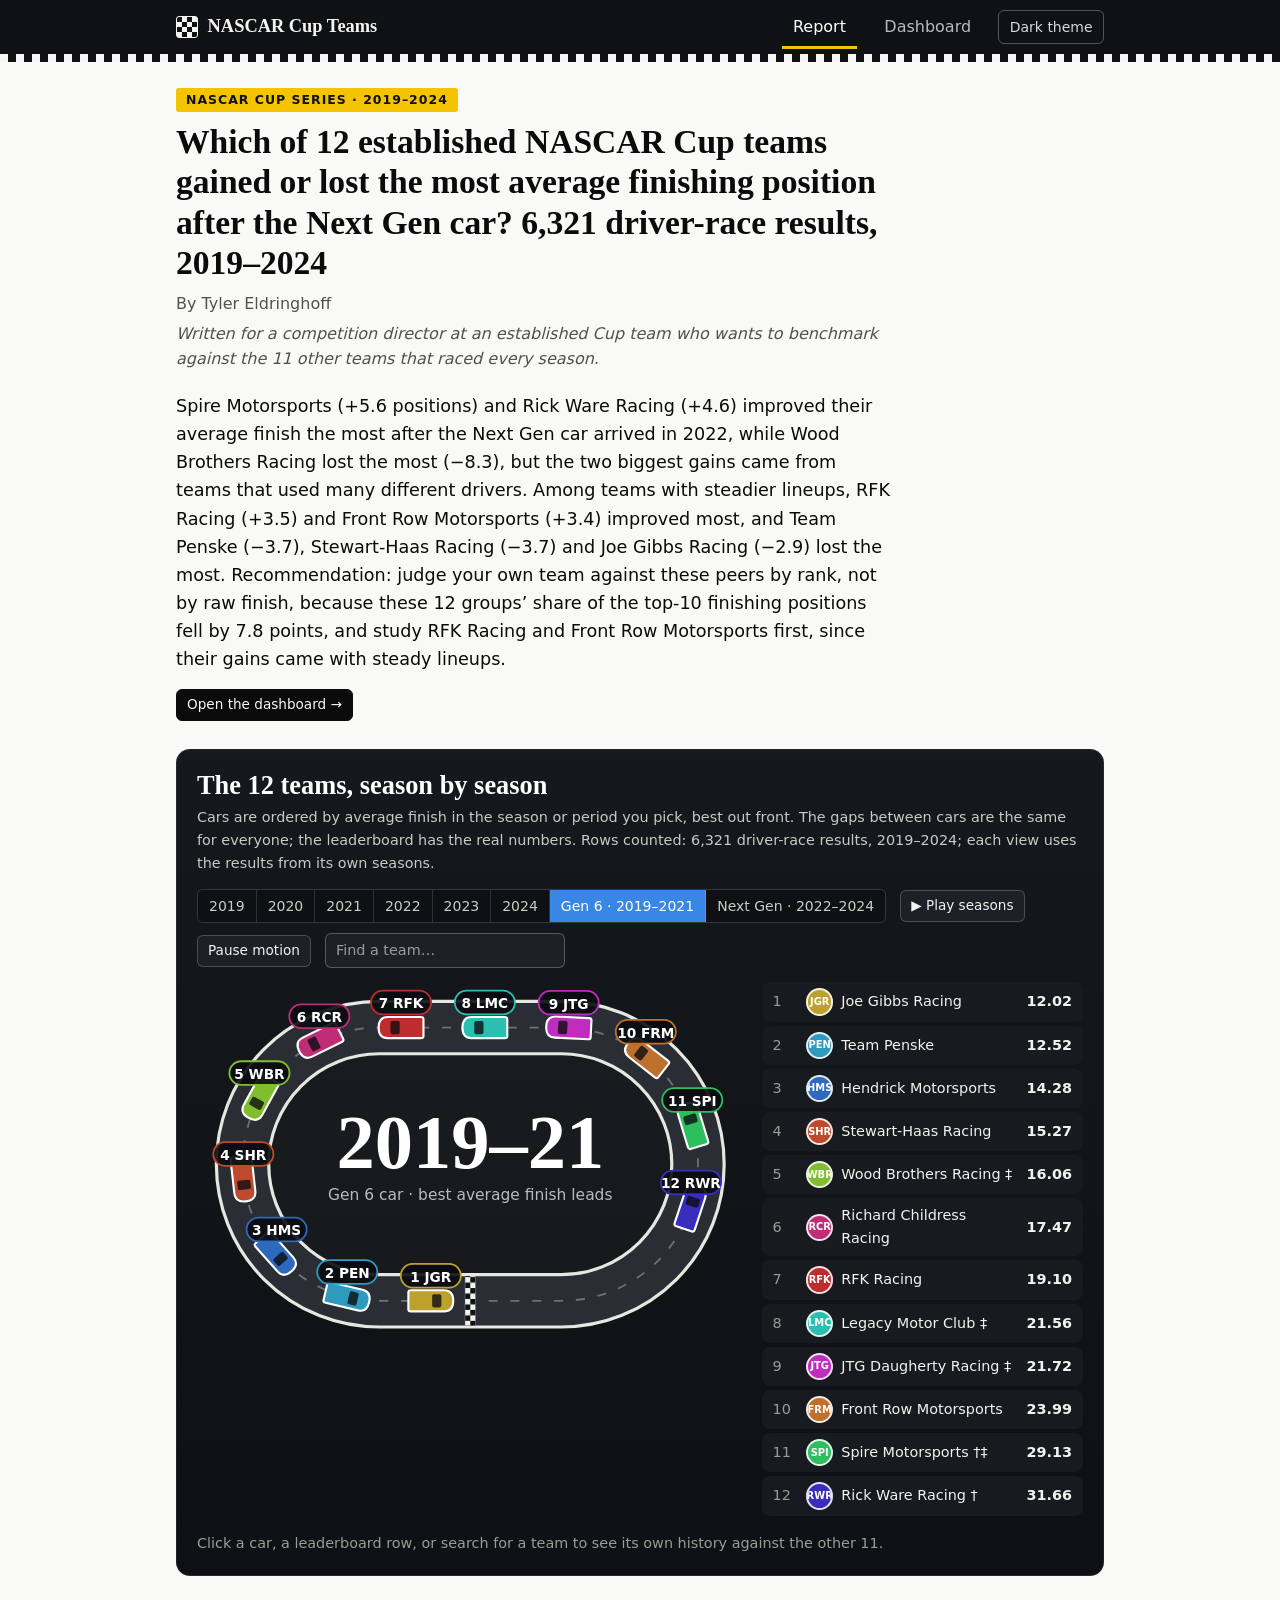
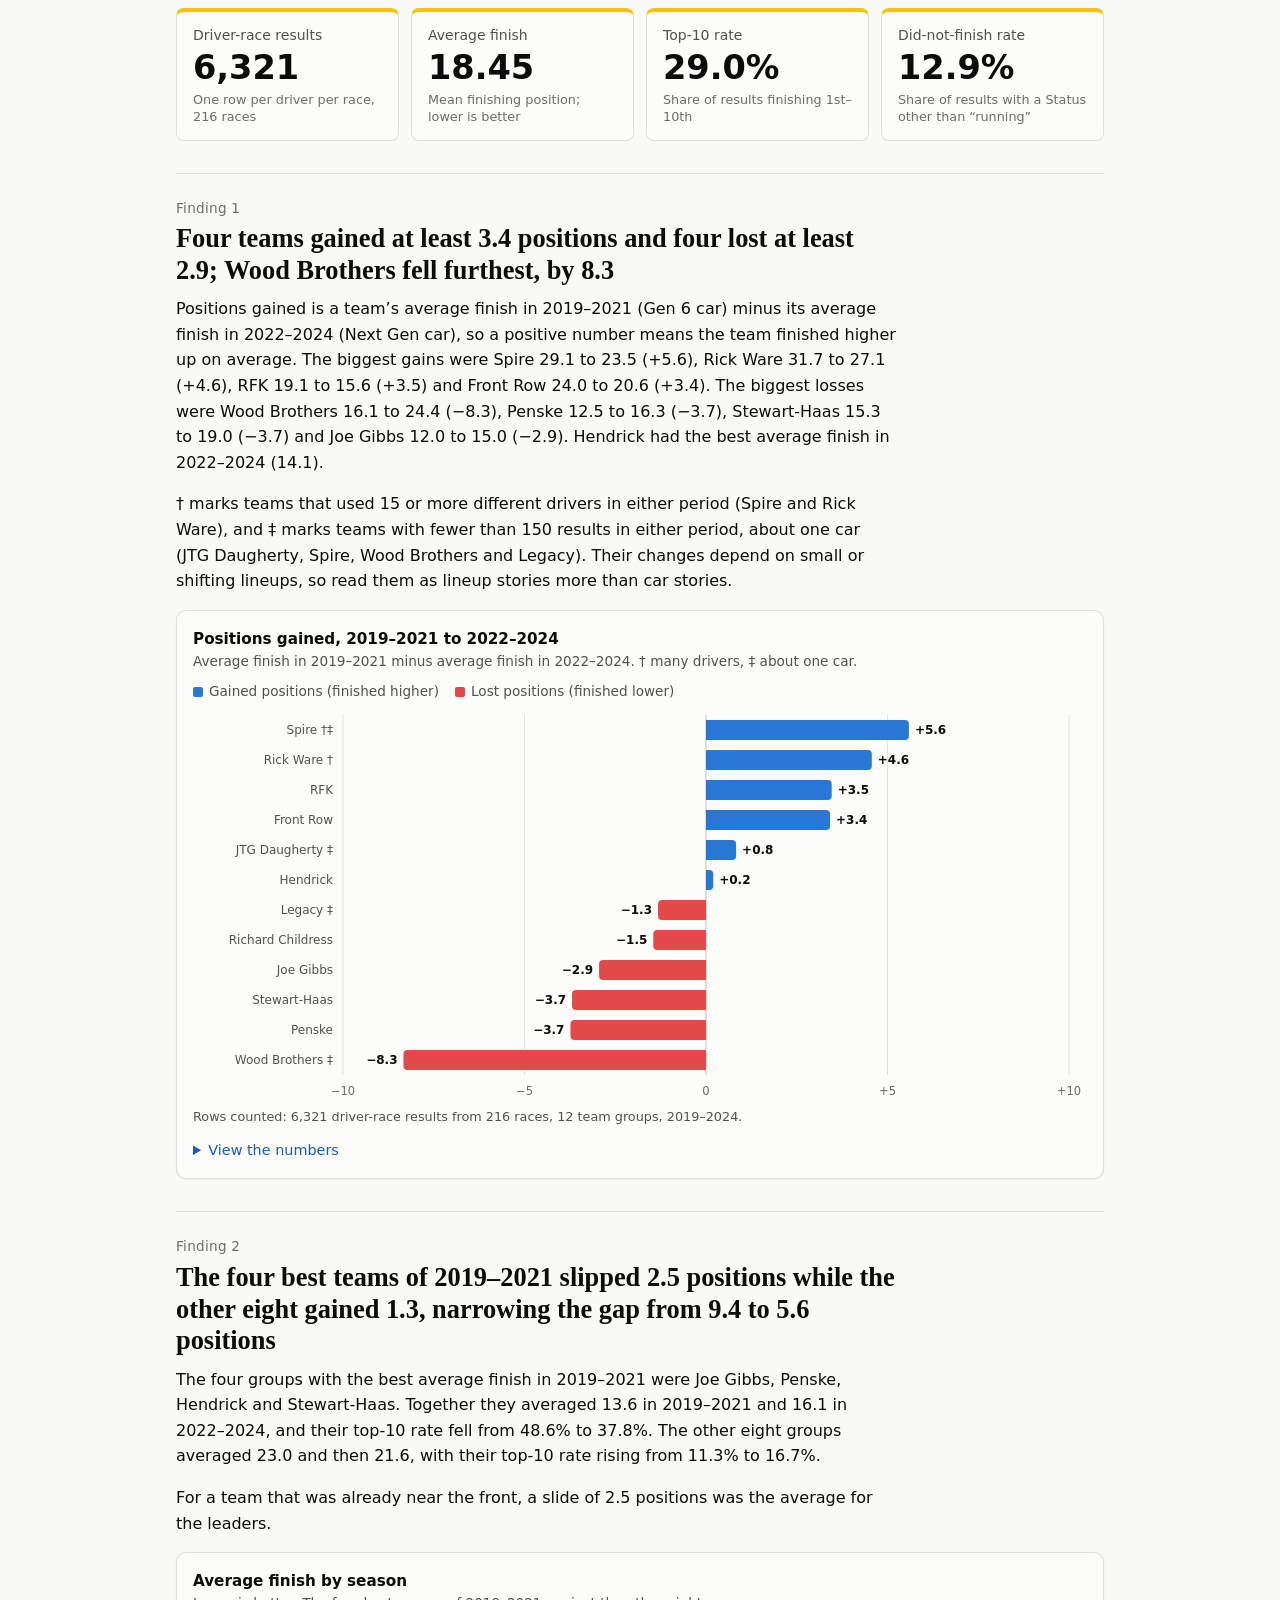
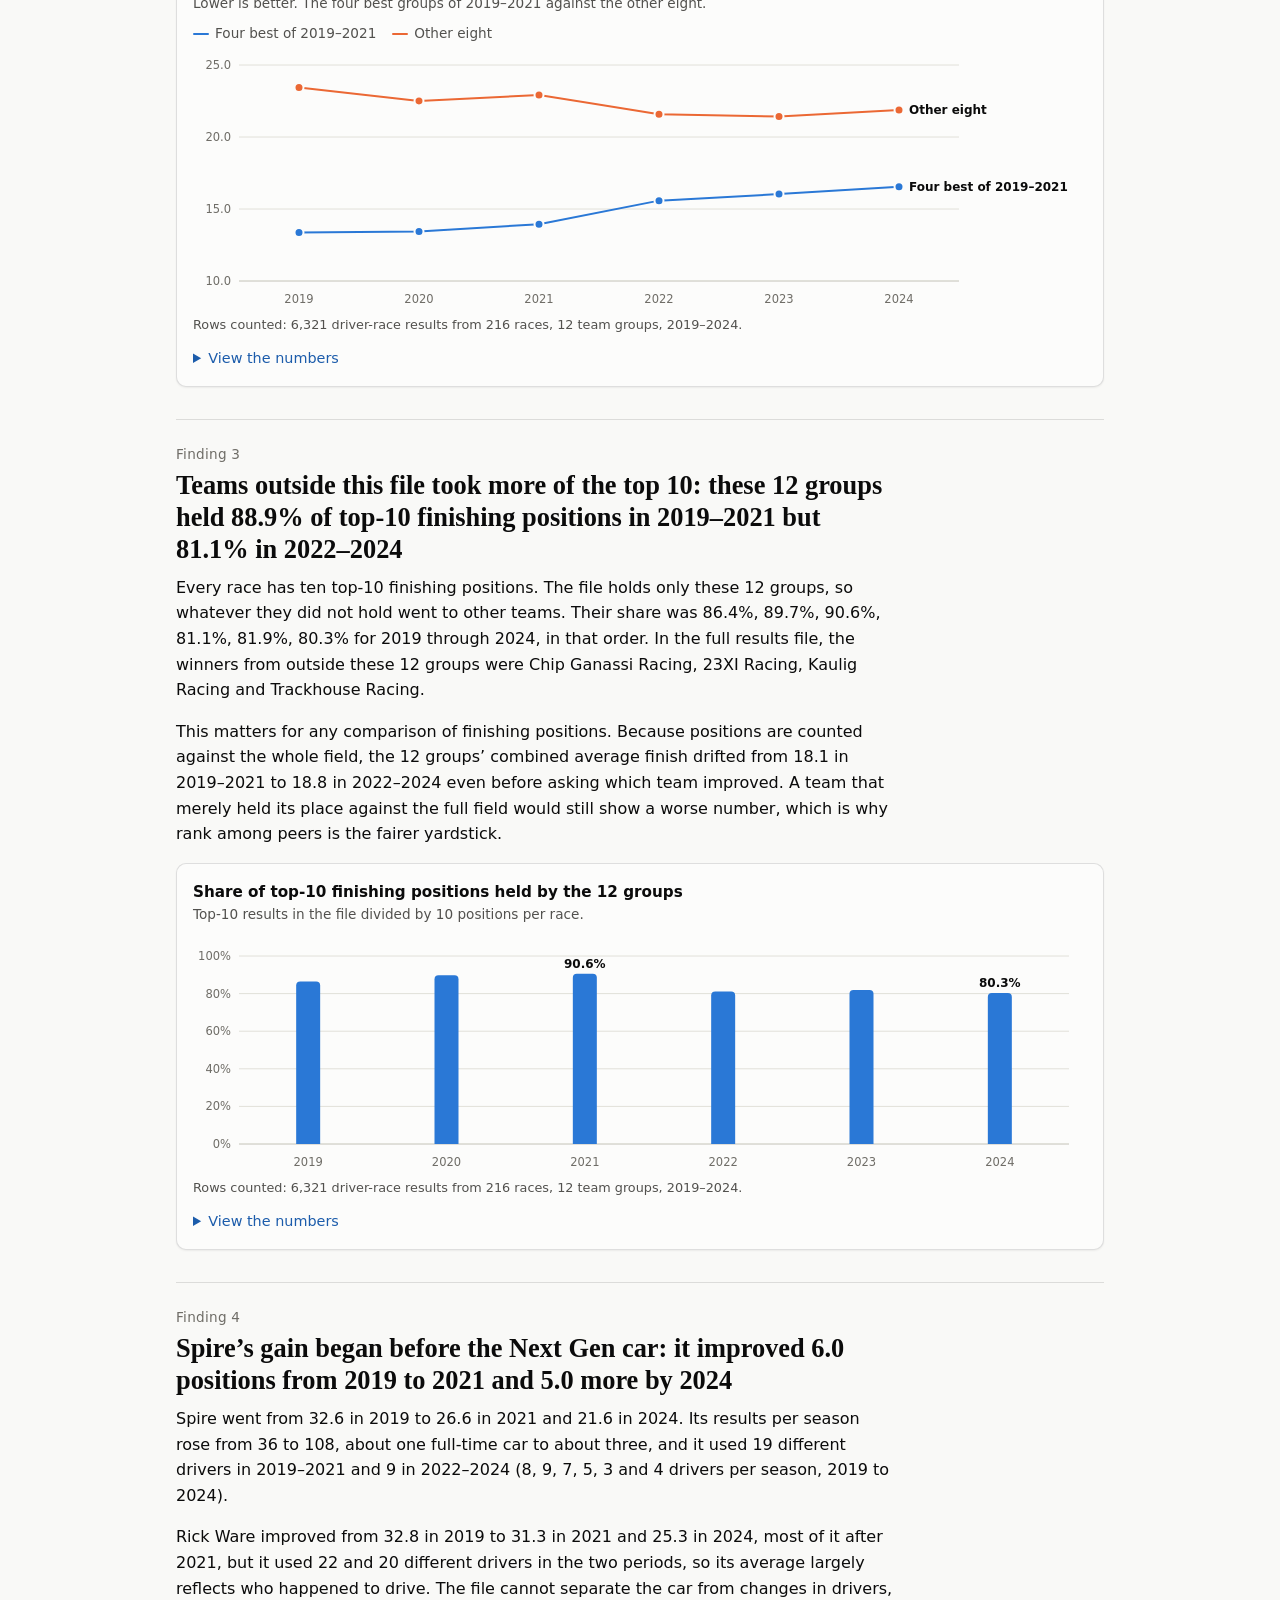
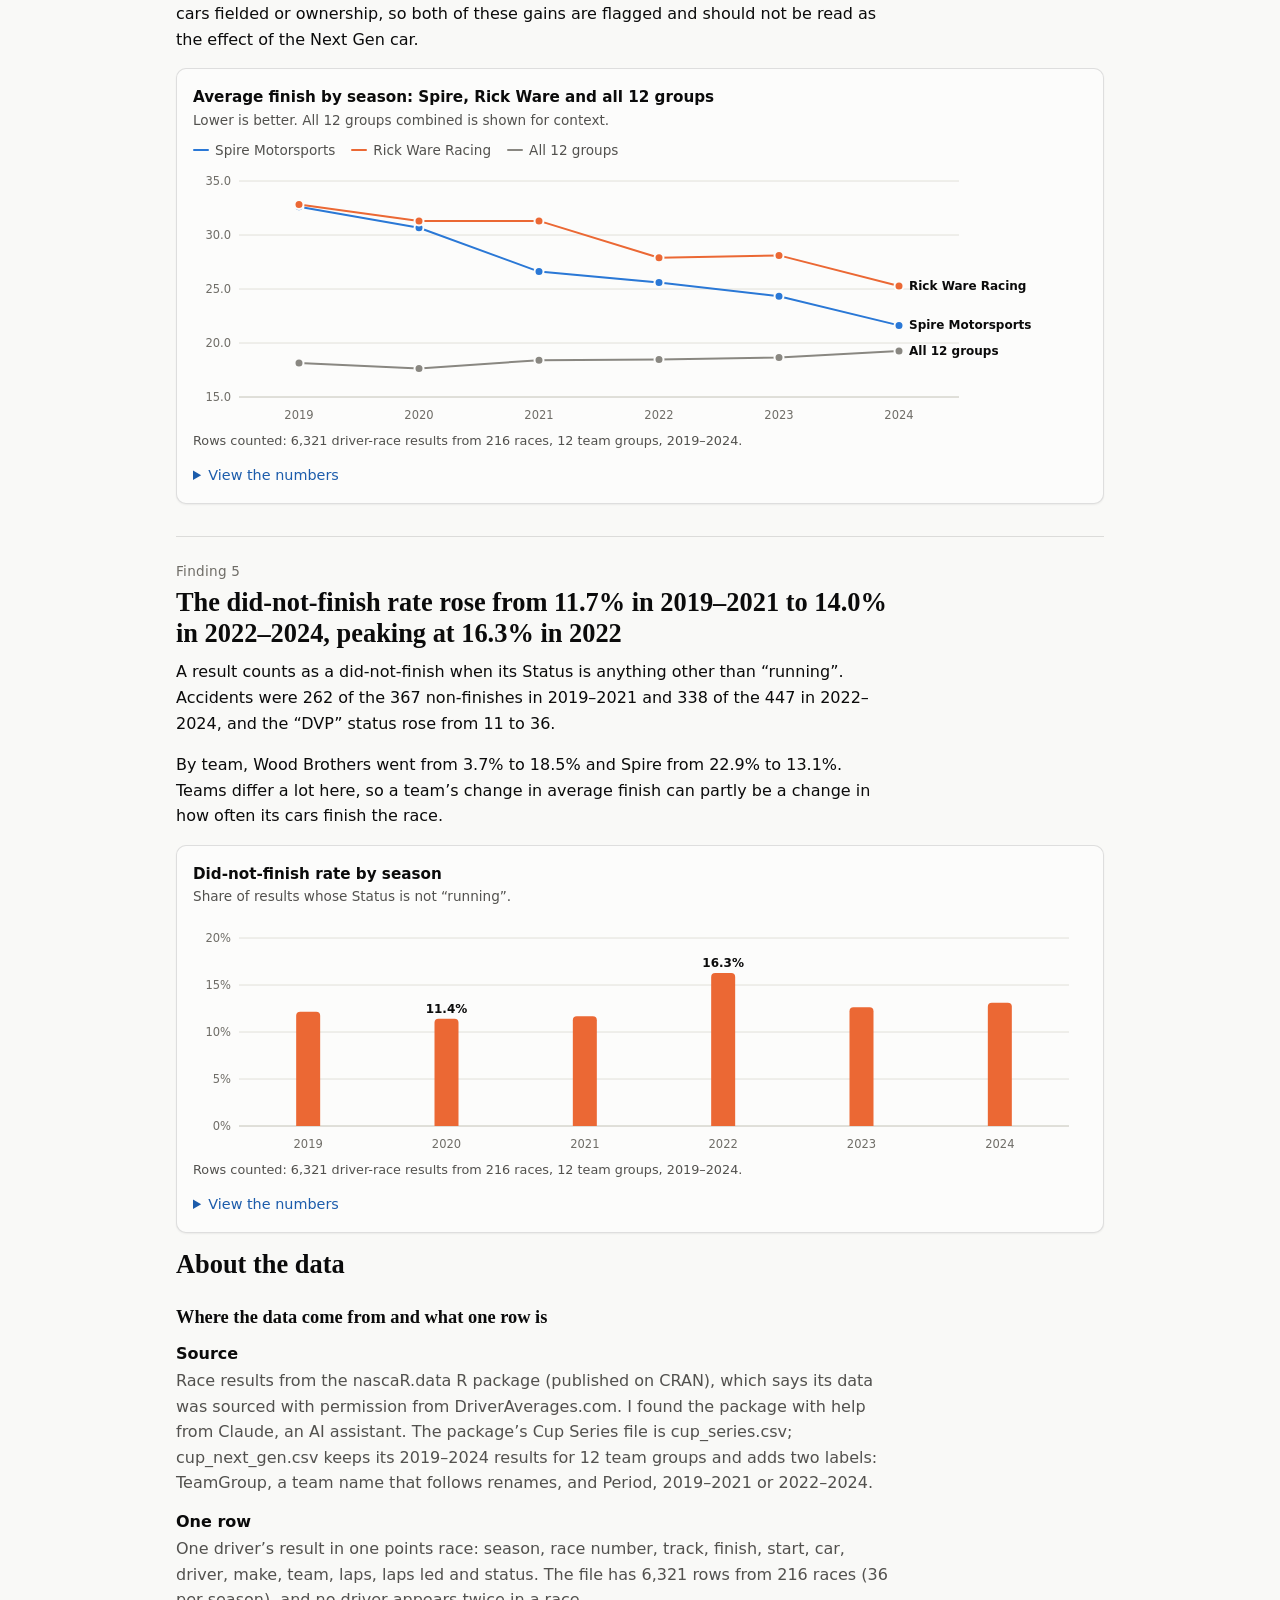
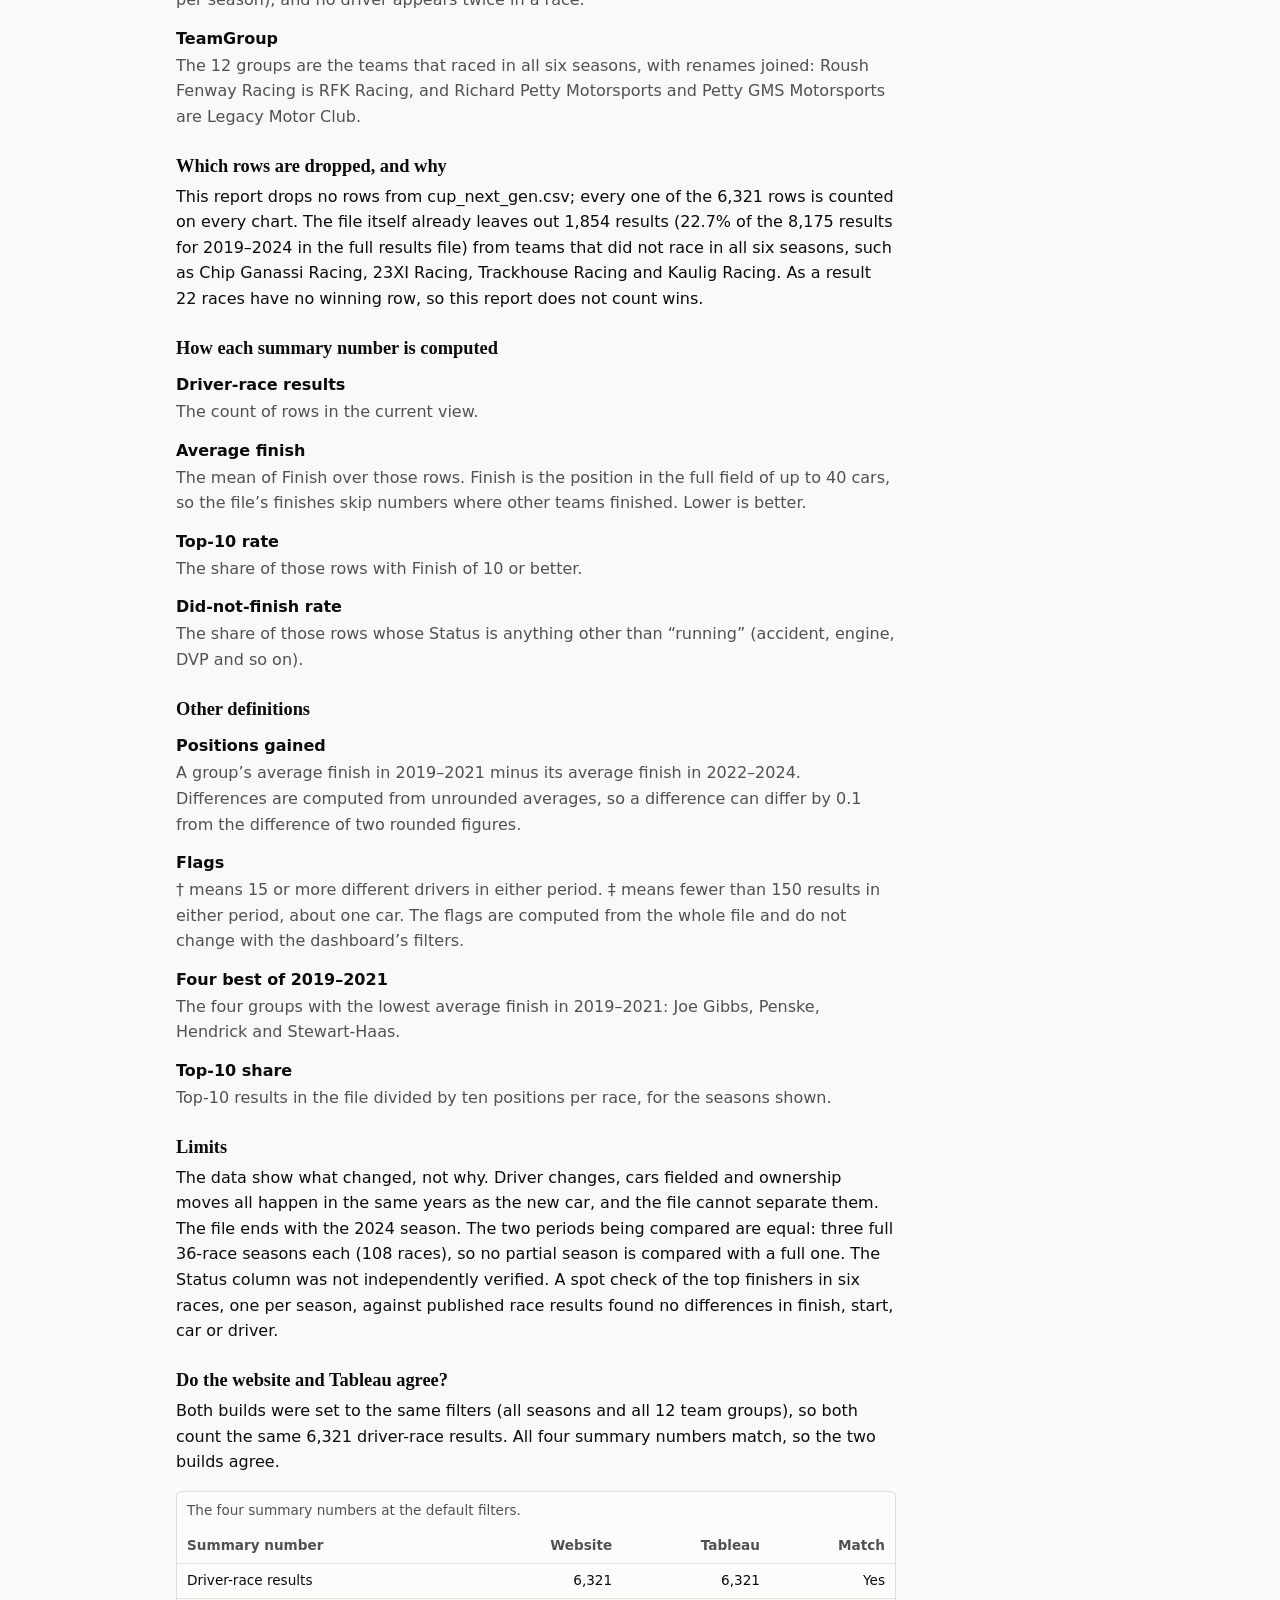
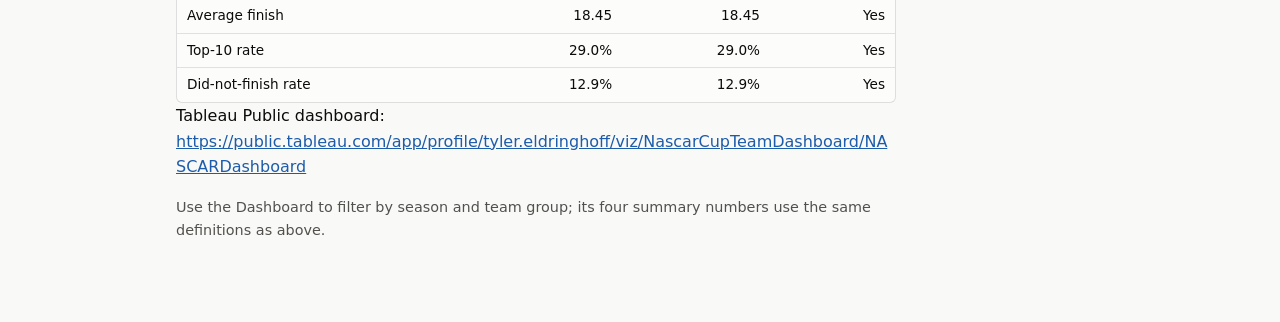
<file: index.html>
<!doctype html>
<html lang="en">
<head>
  <meta charset="utf-8">
  <meta name="viewport" content="width=device-width, initial-scale=1">
  <title>NASCAR Cup Teams Before and After the Next Gen Car</title>
  <meta name="description" content="Which of 12 established NASCAR Cup team groups gained or lost the most average finish after the Next Gen car arrived in 2022, 2019-2024.">
  <link rel="stylesheet" href="styles.css">
</head>
<body>
  <nav class="nav" aria-label="Main">
    <div class="nav-inner">
      <a class="brand" href="index.html" aria-label="NASCAR Cup Teams, home">NASCAR Cup Teams</a>
      <a class="tab" href="index.html" aria-current="page">Report</a>
      <a class="tab" href="dashboard.html">Dashboard</a>
      <button class="theme-btn" id="theme-btn" type="button">Dark theme</button>
    </div>
  </nav>
  <div class="stripe" aria-hidden="true"></div>

  <main>
    <header class="narrow">
      <p class="kicker">NASCAR Cup Series &middot; 2019&ndash;2024</p>
      <h1 id="title">Loading the report&hellip;</h1>
      <p class="byline" id="byline"></p>
      <p class="reader" id="reader"></p>
    </header>

    <div class="narrow" id="opening"></div>
    <section id="race" class="race" aria-label="Racetrack"></section>
    <ul class="tiles" id="tiles" aria-label="Summary numbers"></ul>
    <div id="findings"></div>
    <section class="about narrow" id="about"></section>
    <noscript><p class="note">This report calculates every number in your browser from cup_next_gen.csv, so it needs JavaScript turned on.</p></noscript>
  </main>

  <script src="data.js"></script>
  <script src="charts.js"></script>
  <script src="race.js"></script>
  <script src="report.js"></script>
</body>
</html>
</file>
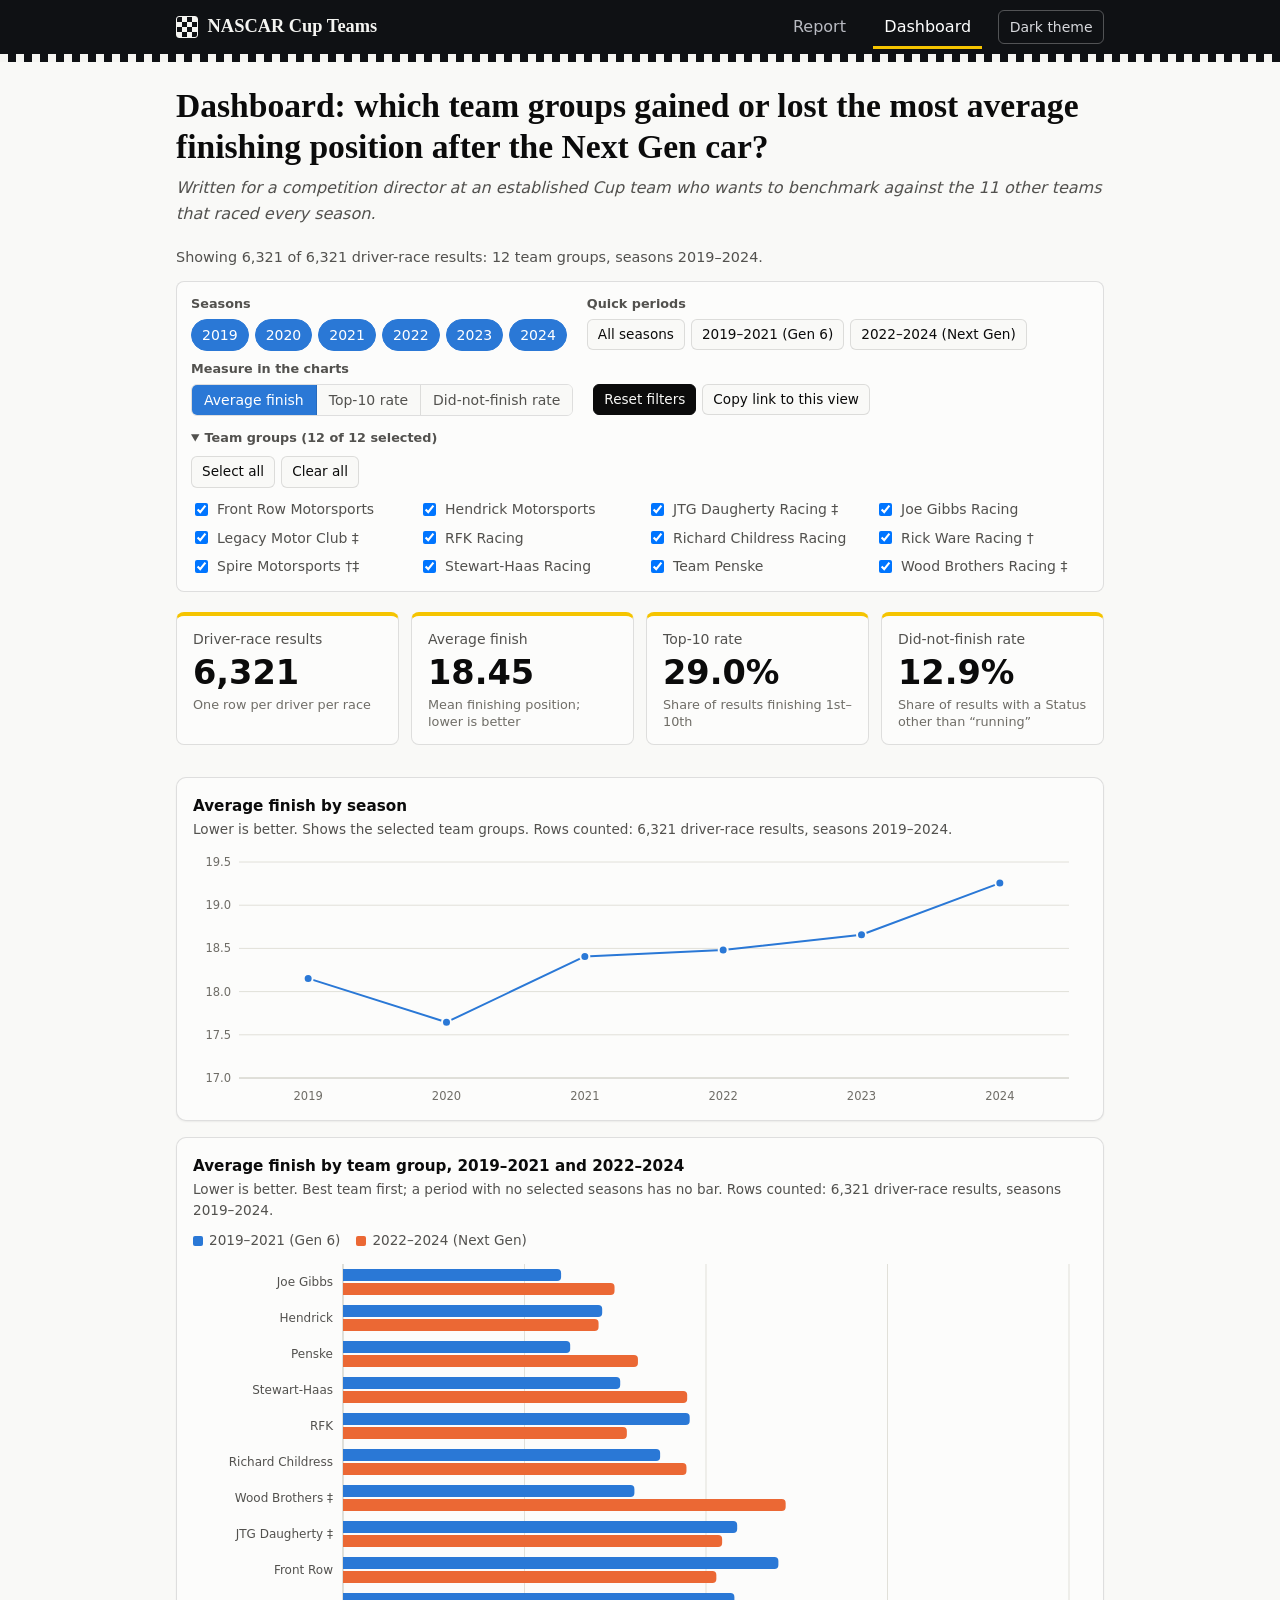
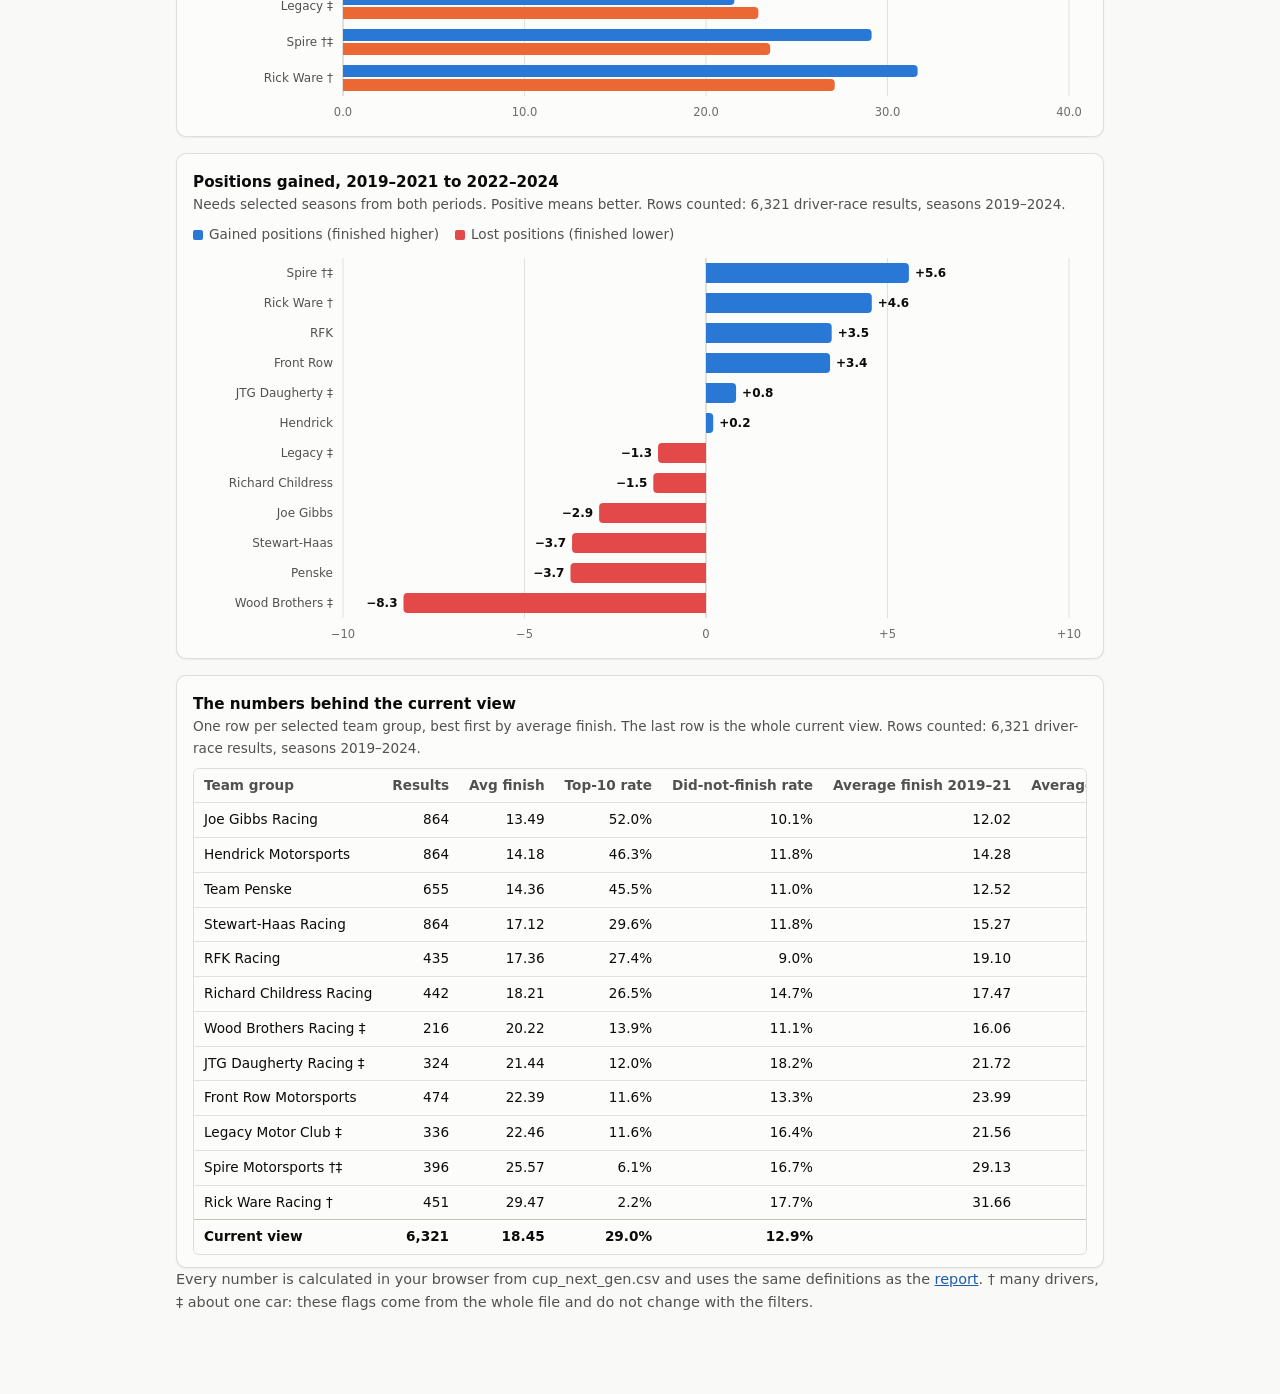
<file: dashboard.html>
<!doctype html>
<html lang="en">
<head>
  <meta charset="utf-8">
  <meta name="viewport" content="width=device-width, initial-scale=1">
  <title>NASCAR Cup Teams Dashboard, 2019-2024</title>
  <meta name="description" content="Interactive dashboard: filter 6,321 NASCAR Cup driver-race results by season and team group, 2019-2024.">
  <link rel="stylesheet" href="styles.css">
</head>
<body>
  <nav class="nav" aria-label="Main">
    <div class="nav-inner">
      <a class="brand" href="index.html" aria-label="NASCAR Cup Teams, home">NASCAR Cup Teams</a>
      <a class="tab" href="index.html">Report</a>
      <a class="tab" href="dashboard.html" aria-current="page">Dashboard</a>
      <button class="theme-btn" id="theme-btn" type="button">Dark theme</button>
    </div>
  </nav>
  <div class="stripe" aria-hidden="true"></div>

  <main>
    <h1 id="title">Dashboard: which team groups gained or lost the most average finishing position after the Next Gen car?</h1>
    <p class="reader">Written for a competition director at an established Cup team who wants to benchmark against the 11 other teams that raced every season.</p>
    <p class="dash-note" id="scope" aria-live="polite">Loading&hellip;</p>

    <section class="controls" id="controls" aria-label="Filters"></section>
    <ul class="tiles" id="tiles" aria-label="Summary numbers for the current view"></ul>

    <div class="grid-2">
      <div class="figure">
        <p class="title" id="a-title"></p><p class="subtitle" id="a-sub"></p>
        <div class="chart" id="chart-a"></div>
      </div>
      <div class="figure">
        <p class="title" id="b-title"></p><p class="subtitle" id="b-sub"></p>
        <div class="chart" id="chart-b"></div>
      </div>
      <div class="figure">
        <p class="title" id="c-title"></p><p class="subtitle" id="c-sub"></p>
        <div class="chart" id="chart-c"></div>
      </div>
      <div class="figure">
        <p class="title">The numbers behind the current view</p>
        <p class="subtitle" id="t-sub"></p>
        <div id="table"></div>
      </div>
    </div>
    <p class="note">Every number is calculated in your browser from cup_next_gen.csv and uses the same definitions as the <a href="index.html">report</a>. &dagger; many drivers, &Dagger; about one car: these flags come from the whole file and do not change with the filters.</p>
    <noscript><p class="note">This dashboard calculates every number in your browser from cup_next_gen.csv, so it needs JavaScript turned on.</p></noscript>
  </main>

  <script src="data.js"></script>
  <script src="charts.js"></script>
  <script src="dashboard.js"></script>
</body>
</html>
</file>
<file: styles.css>
/* Shared look for index.html and dashboard.html.
   Colors are roles (custom properties); light and dark values swap in one place. */

:root {
  color-scheme: light;
  --bg: #f9f9f7;
  --surface: #fcfcfb;
  --ink: #0b0b0b;
  --ink2: #52514e;
  --muted: #6f6d67;
  --grid: #e1e0d9;
  --axis: #c3c2b7;
  --border: rgba(11, 11, 11, 0.12);
  --link: #1c5cab;
  --series-1: #2a78d6;   /* blue   */
  --series-2: #eb6834;   /* orange */
  --context: #898781;    /* gray for "everyone else" */
  --div-pos: #2a78d6;    /* gained  */
  --div-neg: #e34948;    /* lost    */
  --focus: #2a78d6;
  --accent: #f5c400;     /* flag yellow: decoration and highlights only, never data */
  --serif: Georgia, "Times New Roman", serif;
  --sans: system-ui, -apple-system, "Segoe UI", Roboto, sans-serif;
}

@media (prefers-color-scheme: dark) {
  :root:where(:not([data-theme="light"])) {
    color-scheme: dark;
    --bg: #0d0d0d;
    --surface: #1a1a19;
    --ink: #f0efec;
    --ink2: #c3c2b7;
    --muted: #a4a29b;
    --grid: #2c2c2a;
    --axis: #383835;
    --border: rgba(255, 255, 255, 0.12);
    --link: #86b6ef;
    --series-1: #3987e5;
    --series-2: #d95926;
    --div-pos: #3987e5;
    --div-neg: #e66767;
    --focus: #86b6ef;
  }
}

:root[data-theme="dark"] {
  color-scheme: dark;
  --bg: #0d0d0d;
  --surface: #1a1a19;
  --ink: #f0efec;
  --ink2: #c3c2b7;
  --muted: #a4a29b;
  --grid: #2c2c2a;
  --axis: #383835;
  --border: rgba(255, 255, 255, 0.12);
  --link: #86b6ef;
  --series-1: #3987e5;
  --series-2: #d95926;
  --div-pos: #3987e5;
  --div-neg: #e66767;
  --focus: #86b6ef;
}

* { box-sizing: border-box; }

html { -webkit-text-size-adjust: 100%; }

body {
  margin: 0;
  background: var(--bg);
  color: var(--ink);
  font-family: var(--sans);
  font-size: 1rem;
  line-height: 1.6;
}

a { color: var(--link); }
a:focus-visible, button:focus-visible, summary:focus-visible, input:focus-visible, select:focus-visible, [tabindex]:focus-visible {
  outline: 2px solid var(--focus);
  outline-offset: 2px;
}

/* ---------- navigation ---------- */
.nav {
  background: #0f1114;           /* asphalt band in both themes */
  position: sticky; top: 0; z-index: 30;
}
.nav-inner {
  max-width: 960px;
  margin: 0 auto;
  padding: 0.35rem 16px;
  display: flex;
  align-items: center;
  gap: 0.5rem 1rem;
  flex-wrap: wrap;
}
.brand { display: inline-flex; align-items: center; gap: 0.6rem; font-family: var(--serif); font-size: 1.15rem; font-weight: 700; color: #f5f5f2; text-decoration: none; margin-right: auto; }
.brand::before {                 /* a tiny checkered flag */
  content: ""; width: 20px; height: 20px; border-radius: 3px; border: 1px solid #f5f5f2;
  background: repeating-conic-gradient(#f5f5f2 0 25%, #0f1114 0 50%) 0 0 / 10px 10px;
}
.nav a.tab { color: #b9bbc2; text-decoration: none; padding: 0.55rem 0.7rem; border-radius: 0; box-shadow: inset 0 -3px 0 transparent; }
.nav a.tab[aria-current="page"] { color: #fff; box-shadow: inset 0 -3px 0 var(--accent); }
.nav a.tab:hover { color: #fff; }
.nav a:focus-visible, .nav button:focus-visible { outline-color: var(--accent); }
.theme-btn {
  font: inherit; font-size: 0.875rem; color: #d7d8dc; background: transparent;
  border: 1px solid rgba(255, 255, 255, 0.28); border-radius: 6px; padding: 0.3rem 0.65rem; cursor: pointer;
}
.theme-btn:hover { color: #fff; border-color: rgba(255, 255, 255, 0.5); }
.stripe { height: 8px; background: repeating-conic-gradient(#0f1114 0 25%, #f5f5f2 0 50%) 0 0 / 16px 16px; }

/* ---------- page frame ---------- */
main { max-width: 960px; margin: 0 auto; padding: 24px 16px 64px; }
.narrow { max-width: 720px; }

h1, h2, h3 { font-family: var(--serif); font-weight: 700; line-height: 1.2; margin: 0; }
h1 { font-size: clamp(1.5rem, 3.6vw, 2.1rem); margin-bottom: 0.5rem; }
h2 { font-size: clamp(1.3rem, 3vw, 1.65rem); margin: 0 0 0.6rem; }
h3 { font-size: 1.15rem; margin: 1.5rem 0 0.4rem; }
.byline { color: var(--ink2); margin: 0 0 0.25rem; }
.reader { color: var(--ink2); font-style: italic; margin: 0 0 1.25rem; }
.figure .rows { margin: 4px 0 6px; font-size: 0.8rem; }
.lede { font-size: 1.1rem; }
p { margin: 0 0 1rem; }
.note { color: var(--ink2); font-size: 0.9rem; }

/* ---------- summary numbers ---------- */
.tiles { display: grid; grid-template-columns: repeat(4, 1fr); gap: 12px; margin: 1.25rem 0 2rem; padding: 0; list-style: none; }
.tile { background: var(--surface); border: 1px solid var(--border); border-top: 4px solid var(--accent); border-radius: 8px; padding: 12px 16px 14px; }
.tile .label { color: var(--ink2); font-size: 0.875rem; margin: 0; }
.tile .value { font-size: clamp(1.6rem, 4vw, 2.1rem); font-weight: 600; line-height: 1.2; margin: 0.15rem 0; }
.tile .sub { color: var(--muted); font-size: 0.8rem; margin: 0; line-height: 1.35; }

/* ---------- findings ---------- */
.finding { border-top: 1px solid var(--border); padding-top: 1.5rem; margin-top: 2rem; }
.finding .num { color: var(--muted); font-size: 0.85rem; margin: 0 0 0.25rem; letter-spacing: 0.02em; }
.figure { background: var(--surface); border: 1px solid var(--border); border-radius: 10px; padding: 16px 16px 12px; margin: 1rem 0; box-shadow: 0 1px 2px rgba(0, 0, 0, 0.06); }
.figure .title { font-weight: 600; font-size: 0.95rem; margin: 0; }
.figure .subtitle { color: var(--ink2); font-size: 0.85rem; margin: 0 0 8px; }
.chart { position: relative; width: 100%; }
.chart svg { display: block; width: 100%; height: auto; overflow: visible; }

.legend { display: flex; flex-wrap: wrap; gap: 4px 16px; margin: 0 0 6px; padding: 0; list-style: none; font-size: 0.85rem; color: var(--ink2); }
.legend li { display: inline-flex; align-items: center; gap: 6px; }
.key-line { display: inline-block; width: 16px; height: 2px; border-radius: 1px; }
.key-box { display: inline-block; width: 10px; height: 10px; border-radius: 2px; }

/* ---------- SVG chart parts (colors come from the roles above) ---------- */
.c-grid { stroke: var(--grid); stroke-width: 1; }
.c-axis { stroke: var(--axis); stroke-width: 1; }
.c-tick, .c-cat { fill: var(--muted); font-size: 11.5px; font-family: var(--sans); }
.c-cat { fill: var(--ink2); font-size: 12px; }
.c-label { fill: var(--ink); font-size: 12px; font-family: var(--sans); font-weight: 600; }
.c-dot { stroke: var(--surface); stroke-width: 2; }
.c-cross { stroke: var(--axis); stroke-width: 1; }
.c-bar { outline: none; }
.c-bar .mark { transition: opacity 0.1s; }
.c-bar:hover .mark, .c-bar:focus .mark { opacity: 0.75; }
.c-bar:focus-visible .mark { stroke: var(--ink); stroke-width: 1.5; }
.c-empty { fill: var(--ink2); font-size: 13px; font-family: var(--sans); }

.tip {
  position: fixed; z-index: 20; pointer-events: none; display: none;
  background: var(--surface); color: var(--ink); border: 1px solid var(--border);
  border-radius: 6px; padding: 8px 10px; font-size: 0.85rem; line-height: 1.4;
  box-shadow: 0 4px 14px rgba(0, 0, 0, 0.18); max-width: 260px;
}
.tip .tip-head { color: var(--ink2); margin-bottom: 2px; }
.tip .tip-row { display: flex; align-items: center; gap: 8px; }
.tip .tip-val { font-weight: 700; }
.tip .tip-name { color: var(--ink2); }

/* ---------- tables ("view the numbers") ---------- */
details.numbers { margin: 0.5rem 0 0; }
details.numbers summary { cursor: pointer; color: var(--link); font-size: 0.9rem; padding: 4px 0; }
.table-wrap { overflow-x: auto; margin-top: 6px; border: 1px solid var(--border); border-radius: 6px; background: var(--surface); }
table { border-collapse: collapse; width: 100%; font-size: 0.85rem; }
caption { text-align: left; padding: 8px 10px; color: var(--ink2); }
th, td { padding: 6px 10px; text-align: right; white-space: nowrap; border-top: 1px solid var(--grid); }
th:first-child, td:first-child { text-align: left; }
thead th { border-top: 0; color: var(--ink2); font-weight: 600; background: var(--surface); }
td { font-variant-numeric: tabular-nums; }
tr.total td { font-weight: 700; border-top: 1px solid var(--axis); }

/* ---------- closing section ---------- */
.about h3 { margin-top: 1.6rem; }
.about dl { margin: 0; }
.about dt { font-weight: 600; margin-top: 0.8rem; }
.about dd { margin: 0.1rem 0 0; color: var(--ink2); }
.about a { overflow-wrap: anywhere; }
.about code { font-size: 0.9em; background: var(--surface); border: 1px solid var(--border); border-radius: 4px; padding: 0 4px; }

/* ---------- dashboard controls ---------- */
.controls { background: var(--surface); border: 1px solid var(--border); border-radius: 8px; padding: 12px 14px; display: grid; gap: 12px; margin-bottom: 16px; }
.control-row { display: flex; flex-wrap: wrap; gap: 8px 20px; align-items: flex-start; }
.control-group { display: flex; flex-direction: column; gap: 4px; min-width: 0; }
.control-group > .glabel { font-size: 0.8rem; color: var(--ink2); font-weight: 600; }
.chips { display: flex; flex-wrap: wrap; gap: 6px; }
.chip { position: relative; }
.chip input { position: absolute; opacity: 0; inset: 0; width: 100%; height: 100%; margin: 0; cursor: pointer; }
.chip span { display: inline-block; padding: 4px 10px; border: 1px solid var(--border); border-radius: 999px; font-size: 0.875rem; color: var(--ink2); background: var(--bg); }
.chip input:checked + span { background: var(--series-1); border-color: var(--series-1); color: #fff; }
.chip input:focus-visible + span { outline: 2px solid var(--focus); outline-offset: 2px; }
.btn { font: inherit; font-size: 0.85rem; color: var(--ink); background: var(--bg); border: 1px solid var(--border); border-radius: 6px; padding: 4px 10px; cursor: pointer; }
.btn:hover { border-color: var(--axis); }
.btn.primary { background: var(--ink); color: var(--bg); border-color: var(--ink); }
.team-grid { display: grid; grid-template-columns: repeat(auto-fill, minmax(210px, 1fr)); gap: 2px 14px; }
.team-grid label { display: flex; align-items: center; gap: 6px; font-size: 0.875rem; color: var(--ink2); padding: 2px 0; }
details.teams > summary { cursor: pointer; font-size: 0.8rem; font-weight: 600; color: var(--ink2); }
.seg { display: inline-flex; border: 1px solid var(--border); border-radius: 6px; overflow: hidden; }
.seg label { position: relative; }
.seg input { position: absolute; opacity: 0; inset: 0; width: 100%; height: 100%; margin: 0; cursor: pointer; }
.seg span { display: block; padding: 4px 12px; font-size: 0.875rem; color: var(--ink2); background: var(--bg); border-right: 1px solid var(--border); }
.seg label:last-child span { border-right: 0; }
.seg input:checked + span { background: var(--series-1); color: #fff; }
.seg input:focus-visible + span { outline: 2px solid var(--focus); outline-offset: -2px; }

.grid-2 { display: grid; grid-template-columns: minmax(0, 1fr); gap: 16px; }
.grid-2 > * { min-width: 0; }
.grid-2 .figure { margin: 0; }
.dash-note { color: var(--ink2); font-size: 0.9rem; margin: 0 0 12px; }
.dim { opacity: 0.55; }

/* ---------- headline kicker, scroll reveal ---------- */
.kicker { display: inline-block; margin: 0 0 0.6rem; padding: 2px 10px; font-size: 0.78rem; font-weight: 700; letter-spacing: 0.08em; text-transform: uppercase; color: #0f1114; background: var(--accent); border-radius: 3px; }
.js-reveal .reveal { opacity: 0; transform: translateY(18px); transition: opacity 0.6s ease, transform 0.6s ease; }
.js-reveal .reveal.in { opacity: 1; transform: none; }
.sr-only { position: absolute; width: 1px; height: 1px; overflow: hidden; clip: rect(0 0 0 0); white-space: nowrap; }

/* ---------- racetrack panel (dark in both themes) ---------- */
.race {
  --bg: #0e1013; --surface: #171a1f; --ink: #f2f2ef; --ink2: #c9cac4; --muted: #9b9c96;
  --grid: #2a2d33; --axis: #3b3f46; --border: rgba(255, 255, 255, 0.14); --link: #86b6ef;
  --series-1: #3987e5; --series-2: #d95926; --context: #a09f98; --focus: #ffd633;
  color-scheme: dark; color: var(--ink);
  background: linear-gradient(180deg, #15181d 0%, #0e1013 100%);
  border: 1px solid rgba(255, 255, 255, 0.08); border-radius: 14px;
  padding: 20px; margin: 1.75rem 0 2rem;
}
.race h2 { color: #fff; margin-bottom: 0.25rem; }
.race .note { color: var(--ink2); margin: 0 0 14px; }
.race-controls { display: flex; flex-wrap: wrap; gap: 10px 14px; align-items: center; margin-bottom: 14px; }
.race .seg { flex-wrap: wrap; }
.race .seg span { padding: 5px 11px; }
.race .btn { background: #1d2127; color: var(--ink); border-color: rgba(255, 255, 255, 0.2); }
.race .btn[aria-pressed="true"] { background: var(--accent); color: #0f1114; border-color: var(--accent); }
.race-body { display: grid; grid-template-columns: minmax(0, 1.7fr) minmax(220px, 1fr); gap: 18px; align-items: start; }
.track-wrap svg { display: block; width: 100%; height: auto; }
.track-asphalt { fill: none; stroke: #2a2d33; }
.track-edge { fill: none; stroke: #e7e7e1; }
.track-center { fill: none; stroke: #6c707a; stroke-width: 2; stroke-dasharray: 10 14; }
.infield { fill: rgba(255, 255, 255, 0.025); }
.year-big { fill: #fff; font-family: var(--serif); font-weight: 700; text-anchor: middle; }
.year-cap { fill: #b9bbc2; font-family: var(--sans); text-anchor: middle; }
.car { cursor: pointer; transition: opacity 0.2s; }
.car.dim { opacity: 0.32; }
.car-body { stroke: #fff; stroke-width: 1.6; }
.car-glass { fill: rgba(10, 12, 16, 0.78); }
.pill-bg { fill: rgba(10, 12, 16, 0.9); stroke-width: 2; }
.pill-text { fill: #fff; font-family: var(--sans); font-weight: 700; text-anchor: middle; dominant-baseline: central; pointer-events: none; }
.car.sel .pill-bg { stroke: var(--accent) !important; stroke-width: 3.2; }
.car.hot .pill-bg { stroke: #fff !important; stroke-width: 3; }
.car:focus { outline: none; }
.car:focus-visible .pill-bg { stroke: var(--accent) !important; stroke-width: 3.5; }
.board { list-style: none; margin: 0; padding: 0; display: grid; gap: 4px; }
.board-row {
  display: grid; grid-template-columns: 1.6rem 1.7rem 1fr auto; gap: 8px; align-items: center; width: 100%;
  font: inherit; font-size: 0.9rem; color: var(--ink); text-align: left; cursor: pointer;
  background: #171a1f; border: 1px solid transparent; border-radius: 8px; padding: 5px 10px;
}
.board-row:hover, .board-row.hot { border-color: rgba(255, 255, 255, 0.35); }
.board-row.sel { border-color: var(--accent); background: #1d2127; }
.board-row .rk { color: var(--muted); font-variant-numeric: tabular-nums; }
.board-row .vl { font-variant-numeric: tabular-nums; font-weight: 700; }
.badge { display: inline-flex; align-items: center; justify-content: center; width: 1.7rem; height: 1.7rem; border-radius: 50%; font-size: 0.62rem; font-weight: 800; color: #fff; letter-spacing: 0; border: 2px solid rgba(255, 255, 255, 0.85); overflow: hidden; }
.badge img { width: 100%; height: 100%; object-fit: contain; background: #fff; }
.combo { position: relative; }
.combo input {
  font: inherit; font-size: 0.9rem; color: var(--ink); background: #1d2127; width: 15rem; max-width: 100%;
  border: 1px solid rgba(255, 255, 255, 0.25); border-radius: 6px; padding: 5px 10px;
}
.combo input::placeholder { color: var(--muted); }
.combo ul {
  position: absolute; z-index: 15; left: 0; right: 0; top: calc(100% + 4px); margin: 0; padding: 4px; list-style: none;
  background: #1d2127; border: 1px solid rgba(255, 255, 255, 0.25); border-radius: 8px; max-height: 14rem; overflow-y: auto;
  box-shadow: 0 10px 24px rgba(0, 0, 0, 0.5);
}
.combo li { padding: 5px 8px; border-radius: 5px; cursor: pointer; font-size: 0.9rem; }
.combo li[aria-selected="true"], .combo li:hover { background: #2a2f37; }
.spot { margin-top: 16px; }
.spot-card { background: #171a1f; border: 1px solid rgba(255, 255, 255, 0.14); border-top: 4px solid var(--accent); border-radius: 10px; padding: 14px 16px; }
.spot-head { display: flex; align-items: center; gap: 10px; flex-wrap: wrap; margin-bottom: 6px; }
.spot-head h3 { margin: 0; font-size: 1.25rem; color: #fff; }
.spot-head .btn { margin-left: auto; }
.spot-card p { color: var(--ink2); margin: 0 0 10px; }
.spot-stats { display: grid; grid-template-columns: repeat(auto-fit, minmax(150px, 1fr)); gap: 8px 14px; margin: 0 0 10px; }
.spot-stats div { background: #1d2127; border-radius: 6px; padding: 6px 10px; }
.spot-stats dt { color: var(--muted); font-size: 0.75rem; }
.spot-stats dd { margin: 0; font-weight: 700; font-size: 1rem; }
.spot-chart { margin-top: 6px; }
.spot-empty { color: var(--muted); font-size: 0.9rem; margin: 0; }

@media (max-width: 900px) {
  .race-body { grid-template-columns: 1fr; }
  .board { grid-template-columns: repeat(auto-fit, minmax(270px, 1fr)); }
}
@media (max-width: 720px) {
  .tiles { grid-template-columns: repeat(2, 1fr); }
  .race { padding: 14px; }
}
@media (max-width: 520px) {
  .brand { font-size: 0; gap: 0; }          /* keep the checkered-flag icon; the link still has an aria-label */
  .brand::before { width: 24px; height: 24px; }
  .nav-inner { gap: 0.25rem 0.5rem; }
}
@media (prefers-reduced-motion: reduce) {
  * { transition: none !important; }
  .js-reveal .reveal { opacity: 1; transform: none; }
}
</file>
